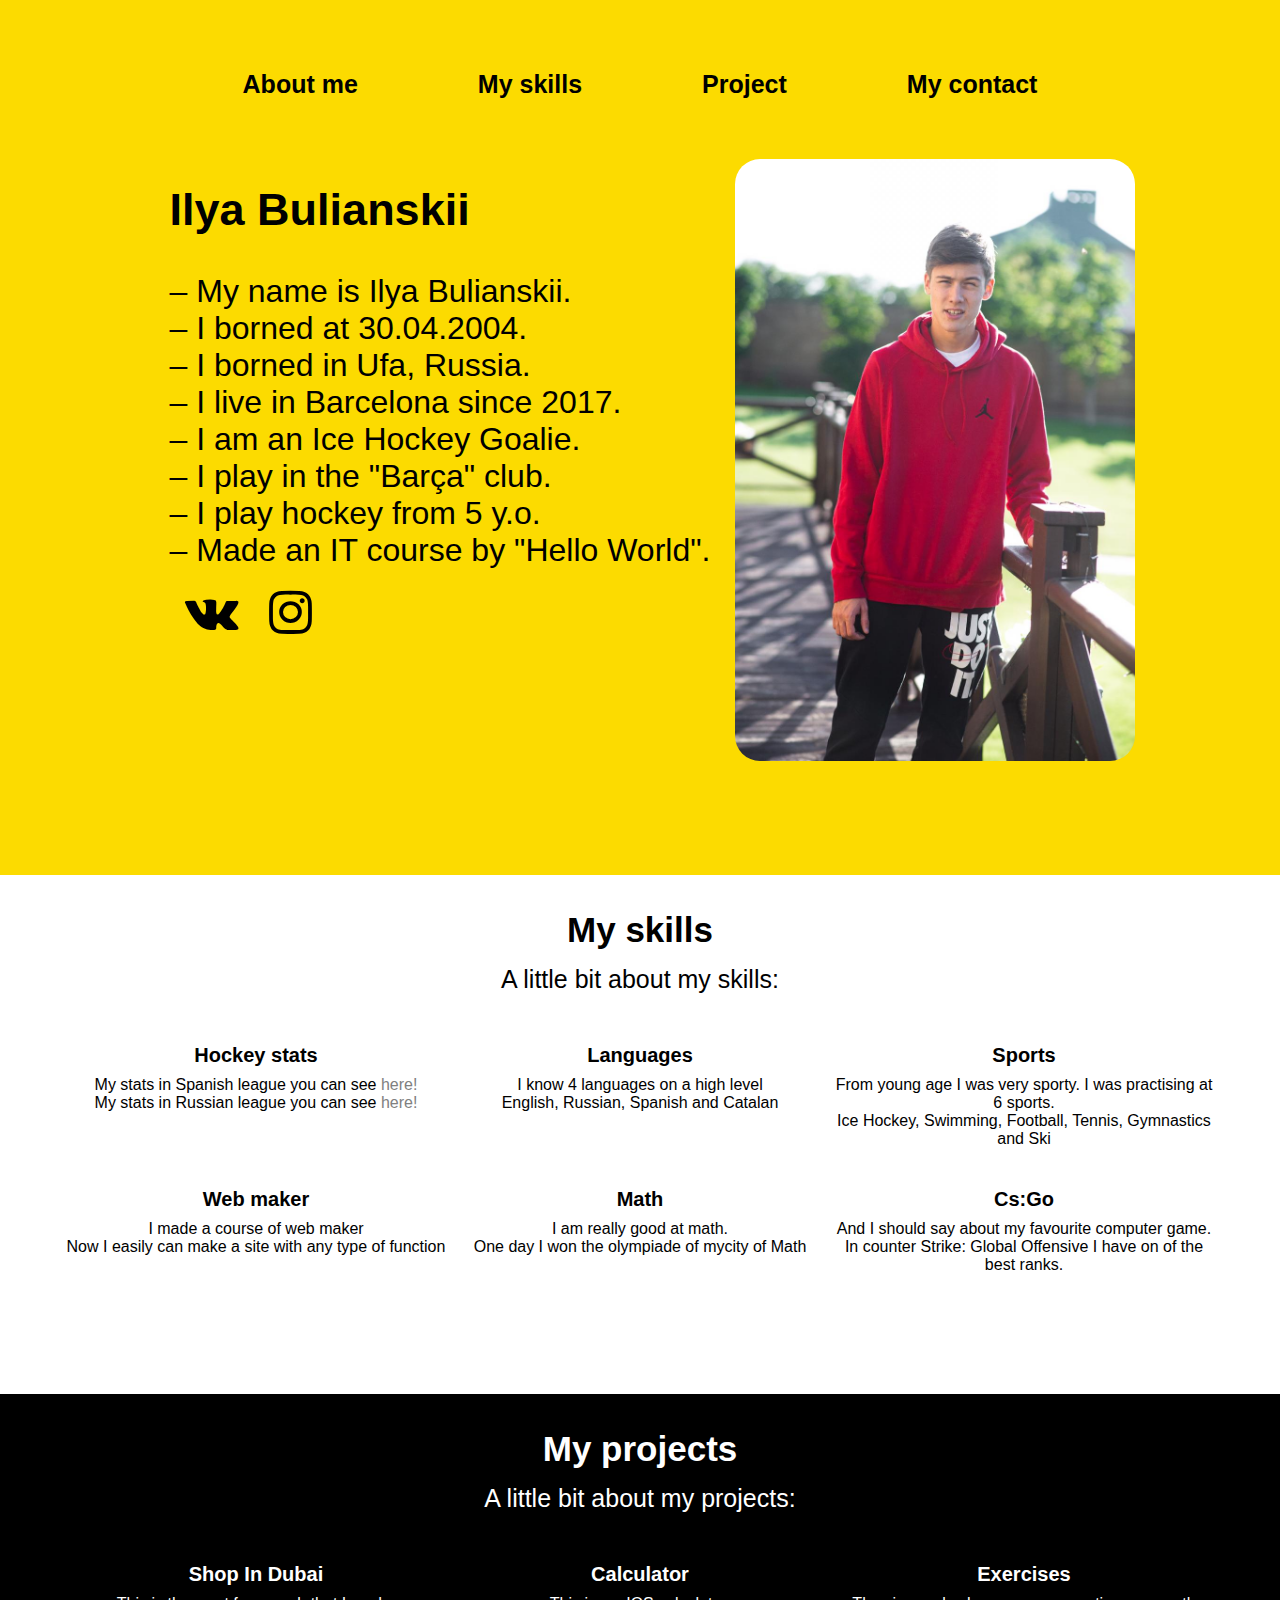
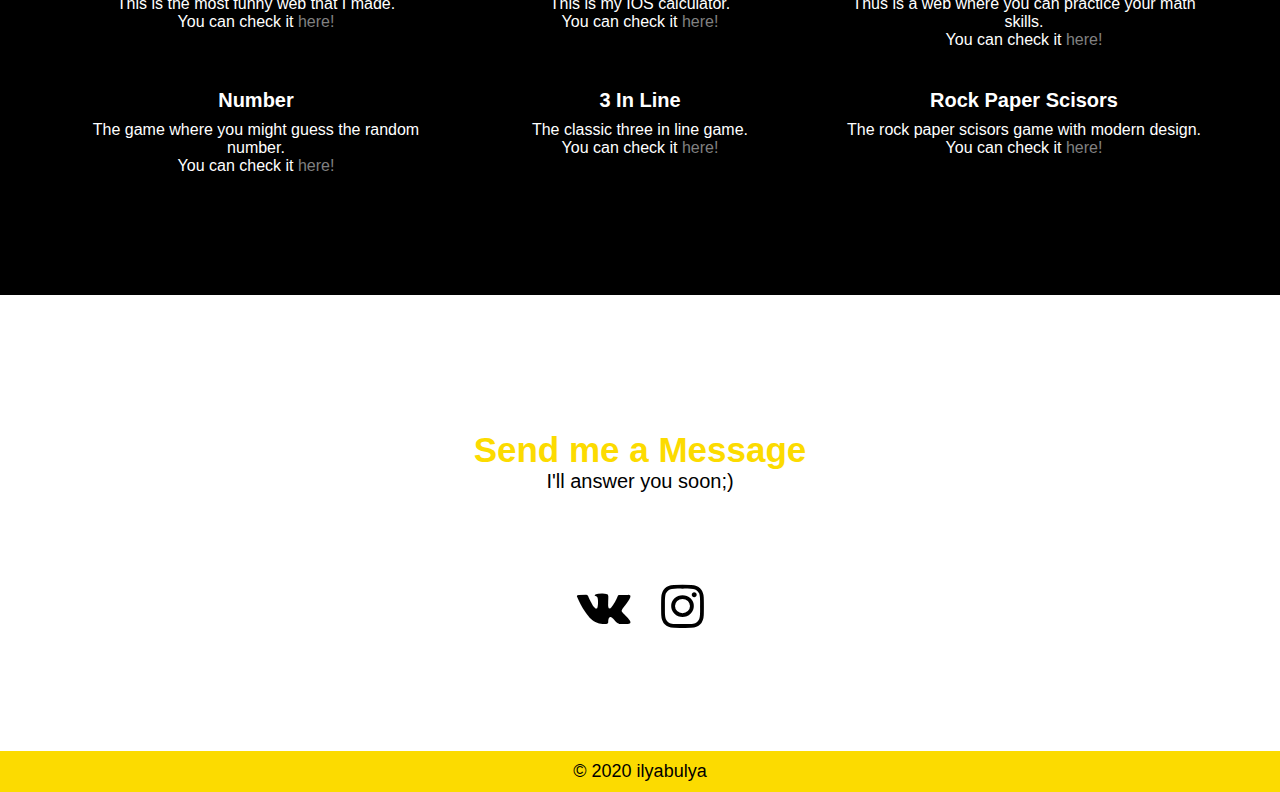
<file: index.html>
<!DOCTYPE html>
<html lang="en">
<head>
    <meta charset="UTF-8">
    <meta name="viewport" content="width=device-width, initial-scale=1.0">
    <link rel="stylesheet" href="https://maxcdn.bootstrapcdn.com/font-awesome/4.7.0/css/font-awesome.min.css">
    <link rel="stylesheet" href="css/style.css">
    <link rel="stylesheet" href="css/media.css">
    <link rel="shortcut icon" href="img/favicon.ico" type="image/x-icon">
    <title>Ilya Bulianskii</title>
</head>
<body>
    <div class="header" id="header">
        <div class="container">
            <nav>
                <ul class="menu">
                    <li class="menu__item">
                        <a href="#offer">About me</a>
                    </li>
                    <li class="menu__item">
                        <a href="#skill">My skills</a>
                    </li>
                    <li class="menu__item">
                        <a href="#project">Project</a>
                    </li>
                    <li class="menu__item">
                        <a href="#touch">My contact</a>
                    </li>
                </ul>
            </nav>
        </div>
        <div id="offer" class="offer">
            <div class="offer_info">
                <h1 class="offer__title">Ilya Bulianskii</h1>
                <div class="offer__text"><br>
                – My name is Ilya Bulianskii.<br> 
                – I borned at 30.04.2004.<br>
                – I borned in Ufa, Russia.<br>
                – I live in Barcelona since 2017.<br>
                – I am an Ice Hockey Goalie.<br>
                – I play in the "Barça" club.<br>
                – I play hockey from 5 y.o.<br>
                – Made an IT course by "Hello World". 
                </div>
                <div class="icons">
                    <ul class="icons_i">
                        <li class="iconsitem">
                            <a href="https://vk.com/ilya30denisov" target="_blank">
                                <i class="fa fa-vk"></i>
                            </a>
                        </li>
                        <li class="iconsitem">
                            <a href="https://www.instagram.com/ilyabulya30/" target="_blank">
                                <i class="fa fa-instagram"></i>
                            </a>
                        </li>
                    </ul>
                </div>
            </div>
            
            
            <div class="photo">
                <img class="avatar" src="img/me.jpeg" alt="My photo">
            </div>
        </div>
    </div>
    <div id="skill" class="skill">
        <div class="container">
            <div class="skill_title">
                    <h2 class="title__main">My skills</h2>
                    <p class="title__sub">A little bit about my skills:</p>
            </div>
            <div class="container_skill">
                <div class="skill_block">
                    <h3 class="skill__title">Hockey stats</h3>
                    <p class="skill__text">My stats in Spanish league you can see <a href="http://www.hockey.fedhielo.com/league/589" target="_blank">here!</a></p>
                    <p class="skill__text">My stats in Russian league you can see <a href="https://r-hockey.ru/player.asp?TXT=63447" target="_blank">here!</a></p>
                </div>
                <div class="skill_block">
                    <h3 class="skill__title">Languages</h3>
                    <p class="skill__text">I know 4 languages on a high level</p>
                    <p class="skill__text">English, Russian, Spanish and Catalan</p>
                </div>
                <div class="skill_block">
                    <h3 class="skill__title">Sports</h3>
                    <p class="skill__text">From young age I was very sporty. I was practising at 6 sports.</p>
                    <p class="skill__text">Ice Hockey, Swimming, Football, Tennis, Gymnastics and Ski</p>
                </div>
                <div class="skill_block">
                    <h3 class="skill__title">Web maker</h3>
                    <p class="skill__text">I made a course of web maker</p>
                    <p class="skill__text">Now I easily can make a site with any type of function</p>
                </div>
                <div class="skill_block">
                    <h3 class="skill__title">Math</h3>
                    <p class="skill__text">I am really good at math.</p>
                    <p class="skill__text">One day I won the olympiade of mycity of Math</p>
                </div>
                <div class="skill_block">
                    <h3 class="skill__title">Cs:Go</h3>
                    <p class="skill__text">And I should say about my favourite computer game.</p>
                    <p class="skill__text">In counter Strike: Global Offensive I have on of the best ranks.</p>
                </div>
            </div>
        </div>
    </div>
    <div id="project" class="project">
        <div class="container">
            <div class="project_title">
                <h2 class="project__main">My projects</h2>
                <p class="title__subs">A little bit about my projects:</p>
            </div>
            <div class="container_skill">
                <div class="project_block">
                    <h3 class="project__title">Shop In Dubai</h3>
                    <p class="project__text">This is the most funny web that I made.</p>
                    <p class="project__text">You can check it <a href="Dubai/index.html" target="_blank">here!</a></p>
                </div>
                <div class="project_block">
                    <h3 class="project__title">Calculator</h3>
                    <p class="project__text">This is my IOS calculator.</p>
                    <p class="project__text">You can check it <a href="Calculator/index.html" target="_blank">here!</a></p>
                </div>
                <div class="project_block">
                    <h3 class="project__title">Exercises</h3>
                    <p class="project__text">Thus is a web where you can practice your math skills.</p>
                    <p class="project__text">You can check it <a href="exercises/index.html" target="_blank">here!</a></p>
                </div>
                <div class="project_block">
                    <h3 class="project__title">Number</h3>
                    <p class="project__text">The game where you might guess the random number.</p>
                    <p class="project__text">You can check it <a href="Guess_the_number/index.html" target="_blank">here!</a></p>
                </div>
                <div class="project_block">
                    <h3 class="project__title">3 In Line</h3>
                    <p class="project__text">The classic three in line game.</p>
                    <p class="project__text">You can check it <a href="krestiki/index.html" target="_blank">here!</a></p>
                </div>
                <div class="project_block">
                    <h3 class="project__title">Rock Paper Scisors</h3>
                    <p class="project__text">The rock paper scisors game with modern design.</p>
                    <p class="project__text">You can check it <a href="rockpaperscisors/index.html" target="_blank">here!</a></p>
                </div>
            </div>
        </div>
    </div>
    <div id="touch" class="touch">
        <div class="container">
            <div class="title">
                <h2 class="title__main yellow">Send me a Message</h2>
                <p class="title_text">I'll answer you soon;)</p>
            </div>
            <!-- <div>
                <form action="#" class="form">
                    <input type="email" placeholder="Message" class="form_input">
                    <button type="submit" class="form_button">Send</button>
                </form>
            </div> -->
            <div class="icons2">
                <ul class="icons_i">
                    <li class="iconsitem">
                        <a href="https://vk.com/ilya30denisov" target="_blank">
                            <i class="fa fa-vk"></i>
                        </a>
                    </li>
                    <li class="iconsitem">
                        <a href="https://www.instagram.com/ilyabulya30/" target="_blank">
                            <i class="fa fa-instagram"></i>
                        </a>
                    </li>
                </ul>
            </div>
        </div>
    </div>
    <footer id="footer" class="footer">
        <div class="container">
            <p>&copy; 2020 ilyabulya<p>
        </div>
    </footer>
</body>
</html>
</file>
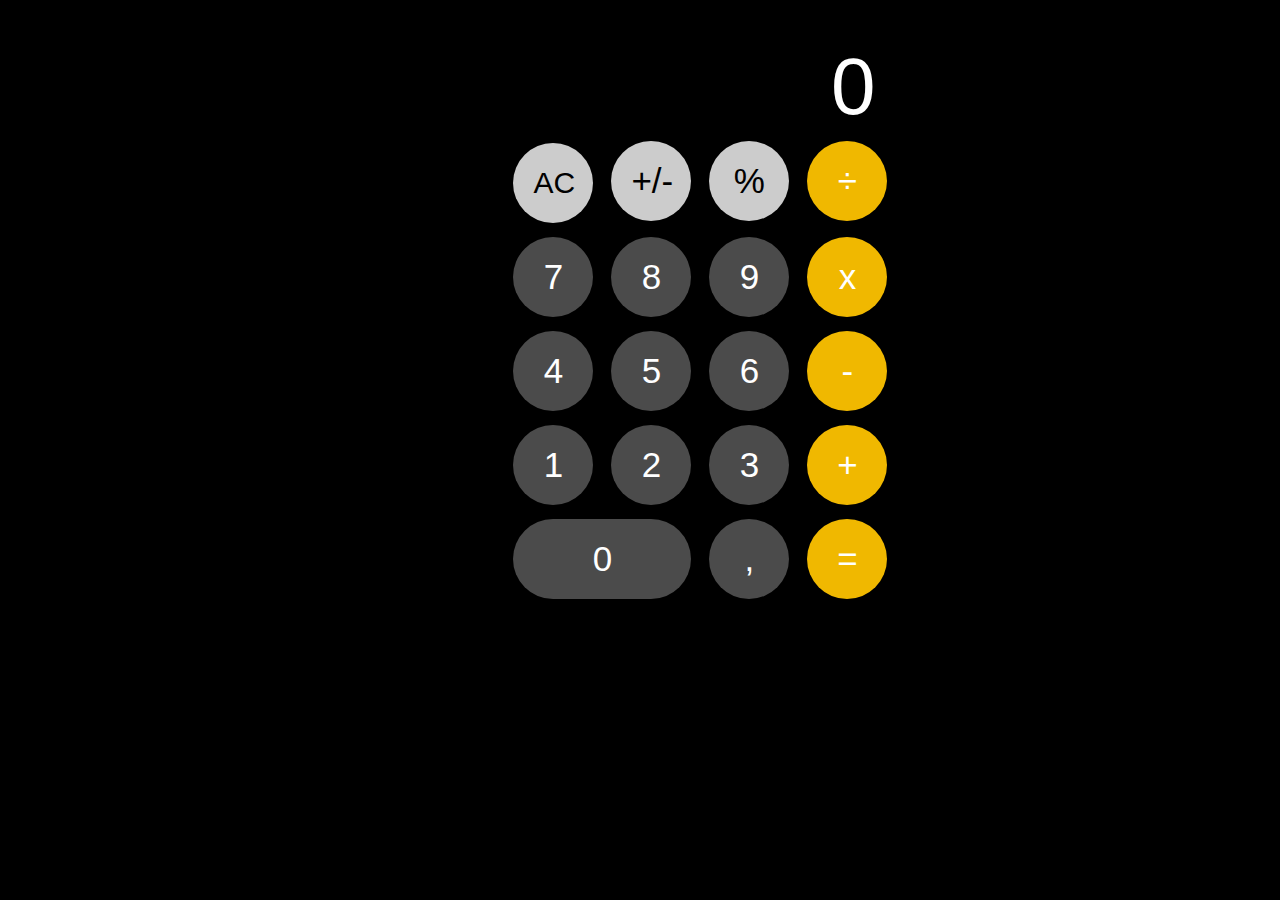
<file: Calculator/index.html>
<!DOCTYPE html>
<html lang="en">
<head>
    <meta charset="UTF-8">
    <meta name="viewport" content="width=device-width, initial-scale=1.0">
    <link rel="stylesheet" href="style.css">
    <link rel="shortcut icon" href="../img/calculator.ico" type="image/x-icon">
    <title>Calculator</title>
</head>
<body>
    <div class="calc">
        <input type="text" id="expression" value="0" disabled>
        <div class="buttoms">  
            <div class="line">
                <button class="gray ac">AC</button>
                <button class="gray">+/-</button>
                <button class="gray">%</button>
                <button class="yellow">÷</button>
            </div>
            <div class="line">
                <button class="black">7</button>
                <button class="black">8</button>
                <button class="black">9</button>
                <button class="yellow">x</button>
            </div>
            <div class="line">
                <button class="black">4</button>
                <button class="black">5</button>
                <button class="black">6</button>
                <button class="yellow">-</button>
            </div>
            <div class="line">
                <button class="black">1</button>
                <button class="black">2</button>
                <button class="black">3</button>
                <button class="yellow">+</button>
            </div>
            <div class="line">
                <button class="zero black">0</button>
                <button class="black">,</button>
                <button class="calculation">=</button>
            </div>
        </div>
    </div>
    



    <script src="script.js"></script>
</body>
</html>
</file>
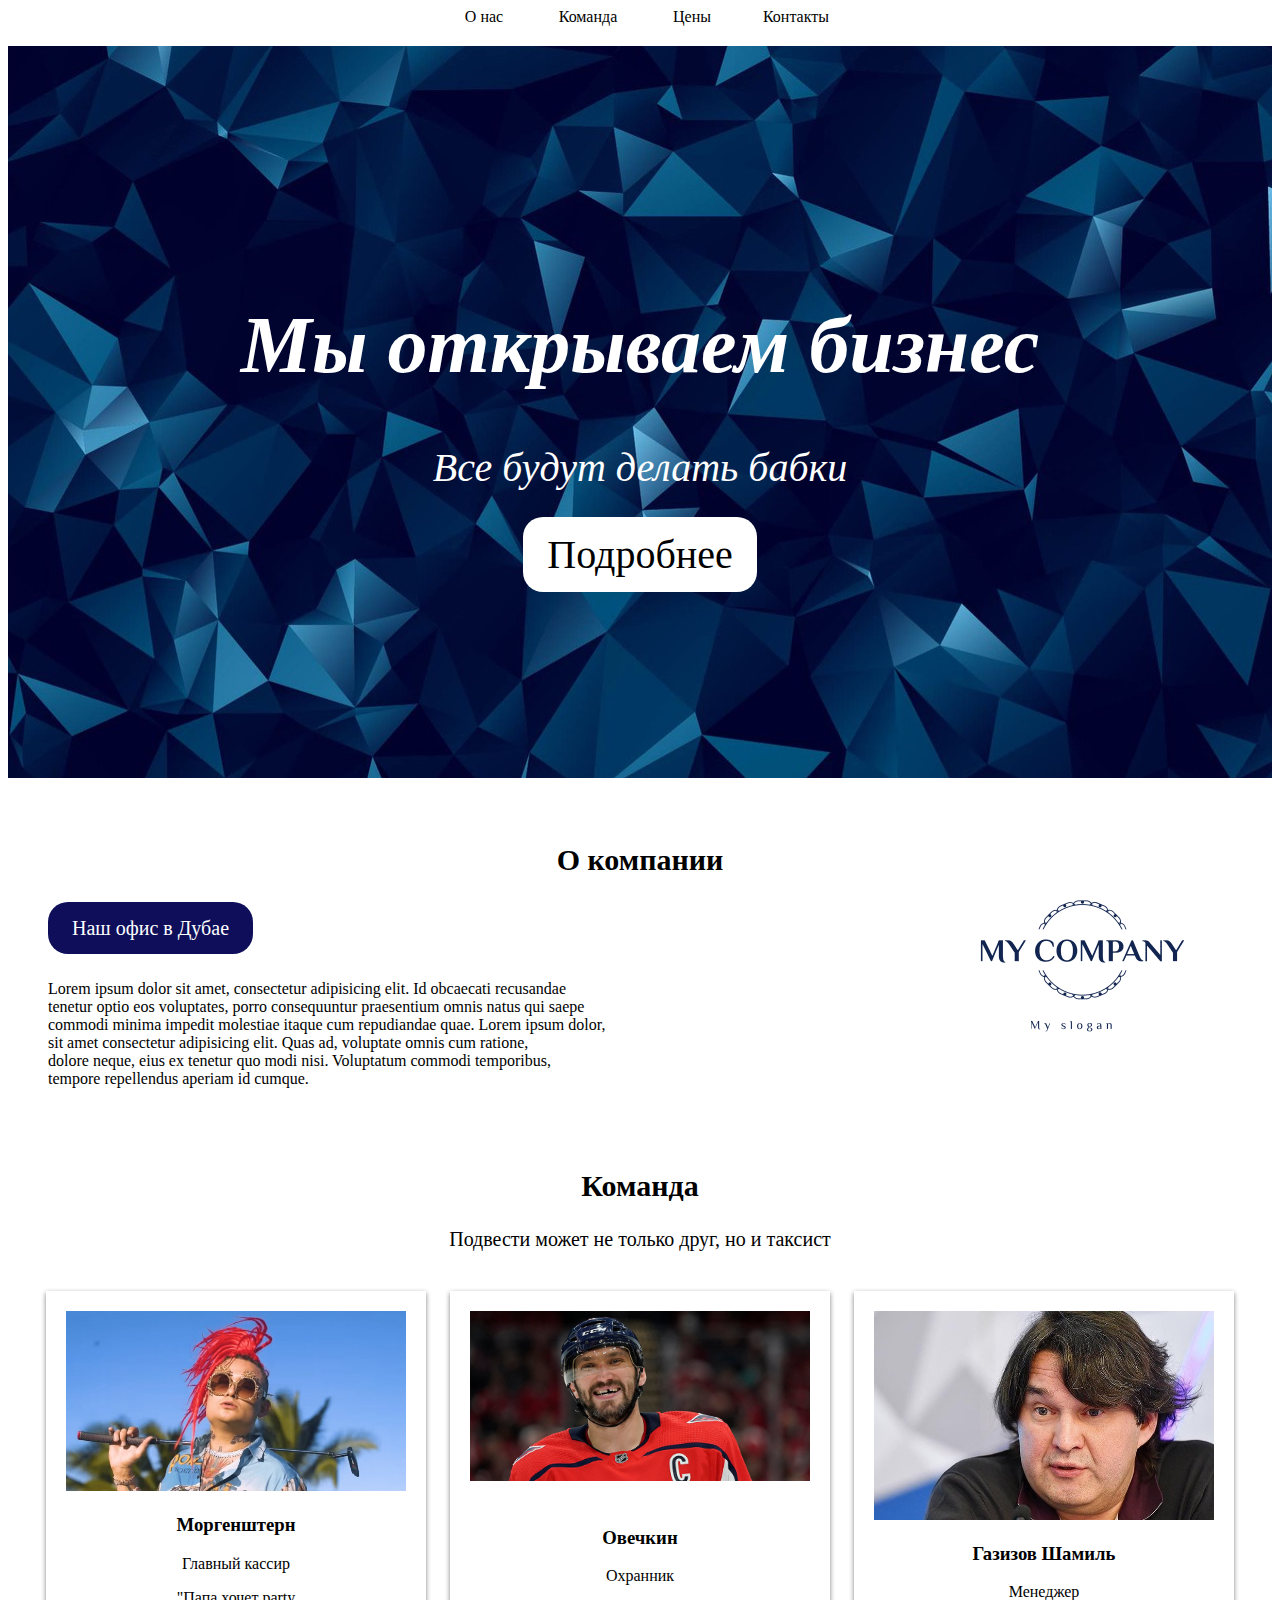
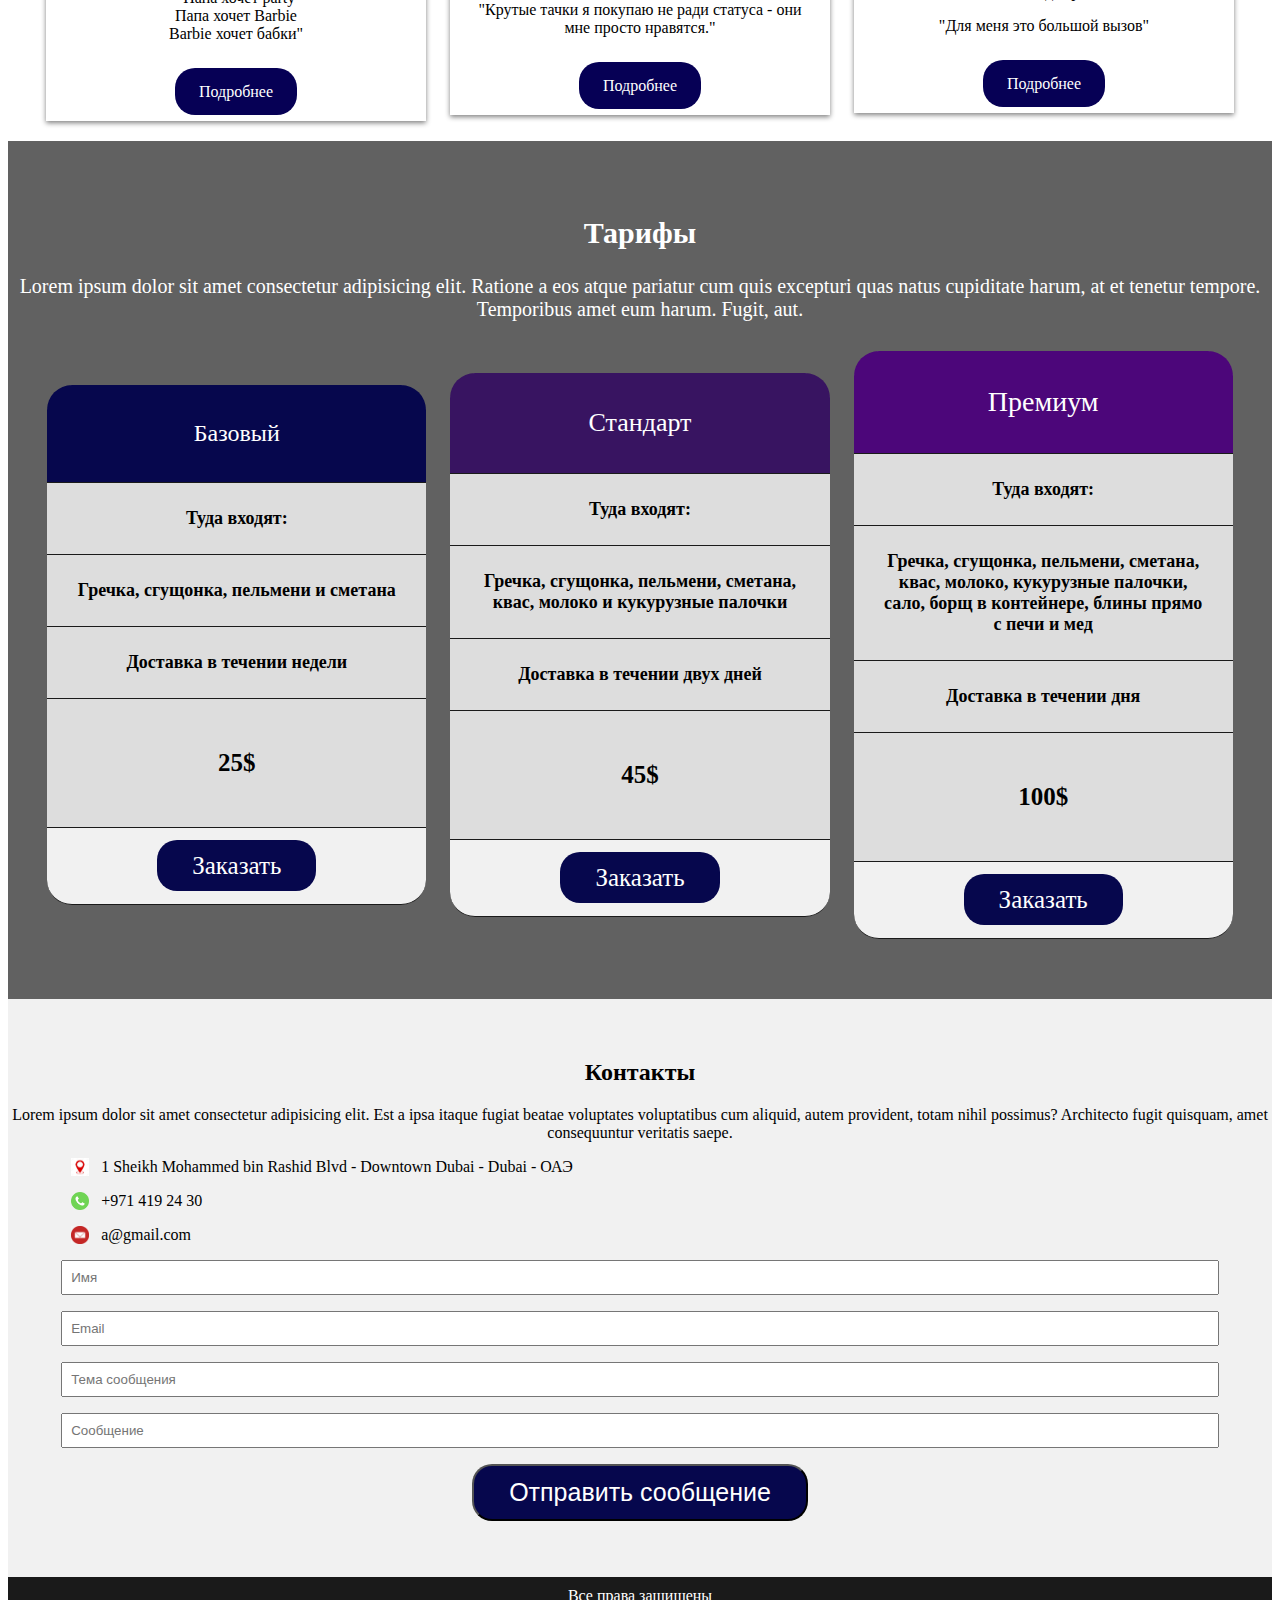
<file: Dubai/index.html>
<!DOCTYPE html>
<html lang="ru">
<head>
    <meta charset="UTF-8">
    <meta name="viewport" content="width=device-width, initial-scale=1.0">
    <link rel="stylesheet" href="style.css">
    <link rel="stylesheet" href="media.css">
    <link rel="shortcut icon" href="../img/dubai.ico" type="image/x-icon">
    <title>Landing</title>
</head>
<body>
    <div class="menu">
        <a href="#about_company">О нас</a>
        <a href="#team">Команда</a>
        <a href="#prices">Цены</a>
        <a href="#contact">Контакты</a>
    </div>
    <div class="header">
        <h1>
            Мы открываем бизнес
        </h1>
        <p>Все будут делать бабки</p>
        <a href="#">Подробнее</a>
    </div>
    <div id="about_company">
        <h2>О компании</h2>
        <img src="img/img1.png" alt="Logo">
        <div class="button2">
            <a href="https://cutt.ly/zd4LCgQ">Наш офис в Дубае</a>
        </div>
        <p>Lorem ipsum dolor sit amet, consectetur adipisicing elit. Id obcaecati recusandae<br>
             tenetur optio eos voluptates, porro consequuntur praesentium omnis natus qui saepe<br>
              commodi minima impedit molestiae itaque cum repudiandae quae. Lorem ipsum dolor, <br>
              sit amet consectetur adipisicing elit. Quas ad, voluptate omnis cum ratione, <br>
              dolore neque, eius ex tenetur quo modi nisi. Voluptatum commodi temporibus, <br>
              tempore repellendus aperiam id cumque.</p>
    </div>
    <div id="team">
        <h2>Команда</h2>
        <p class="quote">Подвести может не только друг, но и таксист</p>
        <div class="member">
            <img src="img/img2.png">
            <h3>Моргенштерн</h3>
            <p class="position">Главный кассир</p>
            <p class="description">"Папа хочет party <br> Папа хочет Barbie <br> Barbie хочет бабки"</p>
            <a href="#">Подробнее</a>
        </div>
        <div class="member">
            <img class="ovi" src="img/img3.jpg">
            <h3 class="ovi_txt">Овечкин</h3>
            <p class="position">Охранник</p>
            <p class="description">"Крутые тачки я покупаю не ради статуса - они мне просто нравятся."</p>
            <a href="#">Подробнее</a>
        </div>
        <div class="member">
            <img src="img/img4.jpg">
            <h3>Газизов Шамиль</h3>
            <p class="position">Менеджер</p>
            <p class="description">"Для меня это большой вызов"</p>
            <a href="#">Подробнее</a>
        </div>
    </div>
    <div id="prices">
        <h2>Тарифы</h2>
        <p class="prices__desription">Lorem ipsum dolor sit amet consectetur adipisicing elit. Ratione a eos atque pariatur cum quis excepturi quas natus cupiditate harum, at et tenetur tempore. Temporibus amet eum harum. Fugit, aut.</p>
        <ul class="tarif">
            <li class="tarif_name1">Базовый</li>
            <li class="important"><span>
                Туда входят:
            </span></li>
            <li class="important"><span>
                Гречка, сгущонка, пельмени и сметана
            </span></li>
            <li class="important">Доставка в течении недели</li>
            <li><p class="price">
                25$
            </p></li>
            <li><a class="button" href="#">Заказать</a></li>
        </ul>
        <ul class="tarif">
            <li class="tarif_name2">Стандарт</li>
            <li class="important"><span>
                Туда входят:
            </span></li>
            <li class="important"><span>
                Гречка, сгущонка, пельмени, сметана, квас, молоко и кукурузные палочки
            </span></li>
            <li class="important">Доставка в течении двух дней</li>
            <li><p class="price">
                45$
            </p></li>
            <li><a class="button" href="#">Заказать</a></li>
        </ul>
        <ul class="tarif">
            <li class="tarif_name3">Премиум</li>
            <li class="important"><span>
                Туда входят:
            </span></li>
            <li class="important"><span>
                Гречка, сгущонка, пельмени, сметана, квас, молоко, кукурузные палочки, сало, борщ в контейнере, блины прямо с печи и мед 
            </span></li>
            <li class="important">Доставка в течении дня</li>
            <li><p class="price">
                100$
            </p></li>
            <li><a class="button" href="#">Заказать</a></li>
        </ul>
    </div>
    <div id="contact">
        <h2>Контакты</h2>
        <p>Lorem ipsum dolor sit amet consectetur adipisicing elit. Est a ipsa itaque fugiat beatae voluptates voluptatibus cum aliquid, autem provident, totam nihil possimus? Architecto fugit quisquam, amet consequuntur veritatis saepe.</p>
        <p class="contact_info contact_adress">1 Sheikh Mohammed bin Rashid Blvd - Downtown Dubai - Dubai - ОАЭ</p>
        <p class="contact_info contact_phone">+971 419 24 30</p>
        <p class="contact_info contact_mail">a@gmail.com</p>
        <form>
            <p><input type="text" placeholder="Имя" name="Name"></p>
            <p><input type="email" placeholder="Email" name="Email"></p>
            <p><input type="text" placeholder="Тема сообщения" name="subject"></p>
            <p><input type="text" placeholder="Сообщение" name="Message"></p>
            <p><button>Отправить сообщение</button></p>
        </form>
    </div>
    <footer>Все права защищены</footer>
</body>
</html>
</file>
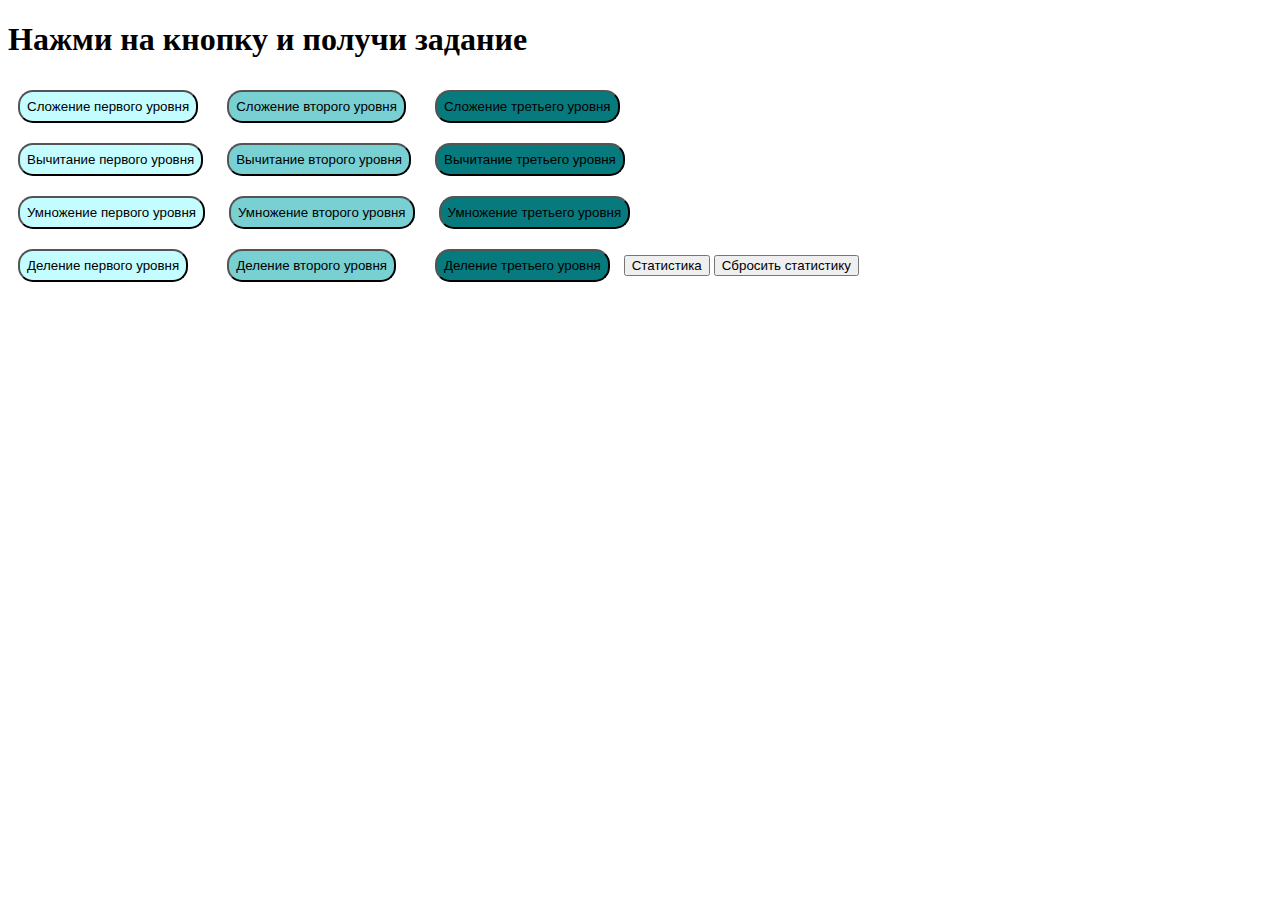
<file: exercises/index.html>
<!DOCTYPE html>
<html lang="en">
<head>
    <meta charset="UTF-8">
    <meta name="viewport" content="width=device-width, initial-scale=1.0">
    <link rel="stylesheet" href="style.css">
    <link rel="shortcut icon" href="../img/math.ico" type="image/x-icon">
    <title>Математические упражнения</title>
</head>
<body>
    <h1>Нажми на кнопку и получи задание</h1>
    <button class="add1">Сложение первого уровня</button>
    <button class="add2">Сложение второго уровня</button>
    <button class="add3">Сложение третьего уровня</button><br>
    <button class="substract1">Вычитание первого уровня</button>
    <button class="substract2">Вычитание второго уровня</button>
    <button class="substract3">Вычитание третьего уровня</button><br>
    <button class="multiply1">Умножение первого уровня</button>
    <button class="multiply2">Умножение второго уровня</button>
    <button class="multiply3">Умножение третьего уровня</button><br>
    <button class="devide1"> Деление первого уровня </button>
    <button class="devide2"> Деление второго уровня </button>
    <button class="devide3">Деление третьего уровня</button>
    <button class="check">Статистика</button>
    <button class="reset">Сбросить статистику</button>
    <script src="script.js"></script>
</body>
</html>
</file>
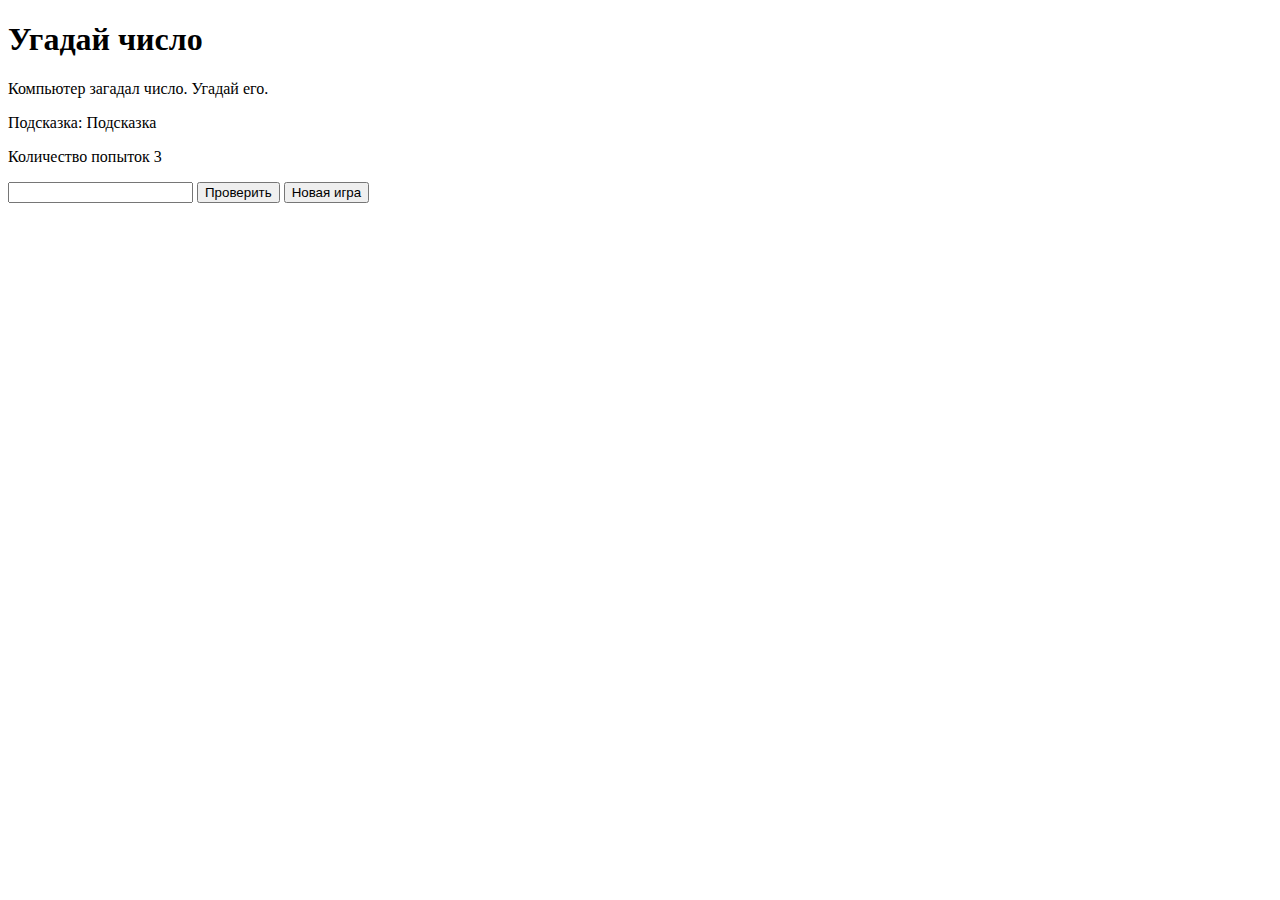
<file: Guess_the_number/index.html>
<!DOCTYPE html>
<html lang="en">
<head>
    <meta charset="UTF-8">
    <meta name="viewport" content="width=device-width, initial-scale=1.0">
    <link href="style.css">
    <link rel="shortcut icon" href="../img/number.ico" type="image/x-icon">
    <title>Document</title>
</head>
<body>
    <h1>Угадай число</h1>
    <p>Компьютер загадал число. Угадай его.</p>
    <p>Подсказка:<span class="hint"> Подсказка </span></p>
    <p>Количество попыток <span class="attempts"> 3</span></p>
    <input class="number">
    <button class="check">Проверить</button>
    <button class="start"> Новая игра</button>
    <script src="script.js"></script>
</body>
</html>
</file>
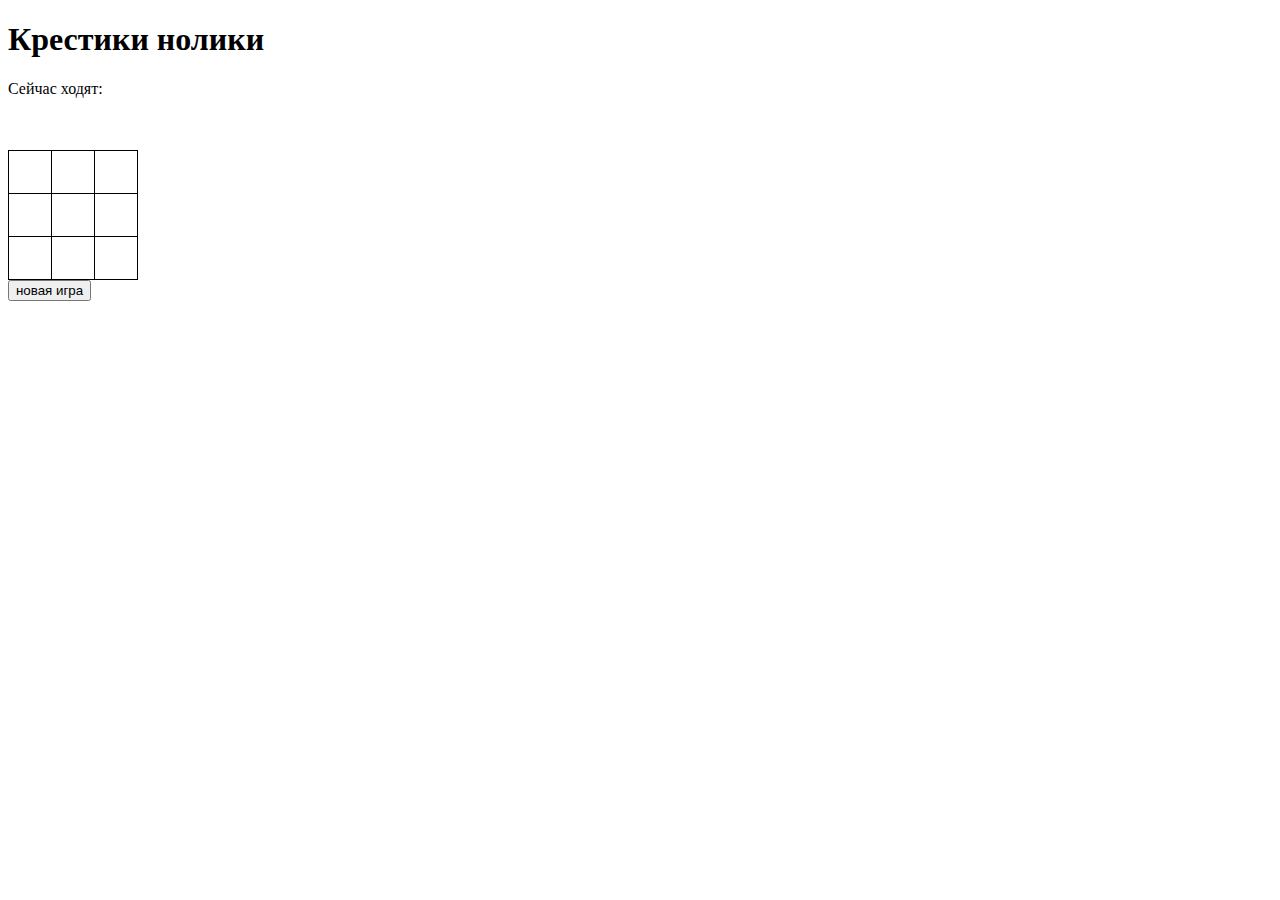
<file: krestiki/index.html>
<!DOCTYPE html>
<html lang="en">
<head>
    <meta charset="UTF-8">
    <meta name="viewport" content="width=device-width, initial-scale=1.0">
    <link rel="stylesheet" href="style.css">
    <link rel="shortcut icon" href="../img/krestiki.ico" type="image/x-icon">
    <title>Document</title>
</head>
<body>
    <h1>Крестики нолики</h1>
    <p>Сейчас ходят: <span></span></p>
    <br>
    <br>
    <table>
        <tbody>
            <tr>
                <td></td>
                <td></td>
                <td></td>
            </tr>
            <tr>
                <td></td>
                <td></td>
                <td></td>
            </tr>
            <tr>
                <td></td>
                <td></td>
                <td></td>
            </tr>
        </tbody>
    </table>
    <button class="start">новая игра</button>
    <script src="script.js"></script>
</body>
</html>
</file>
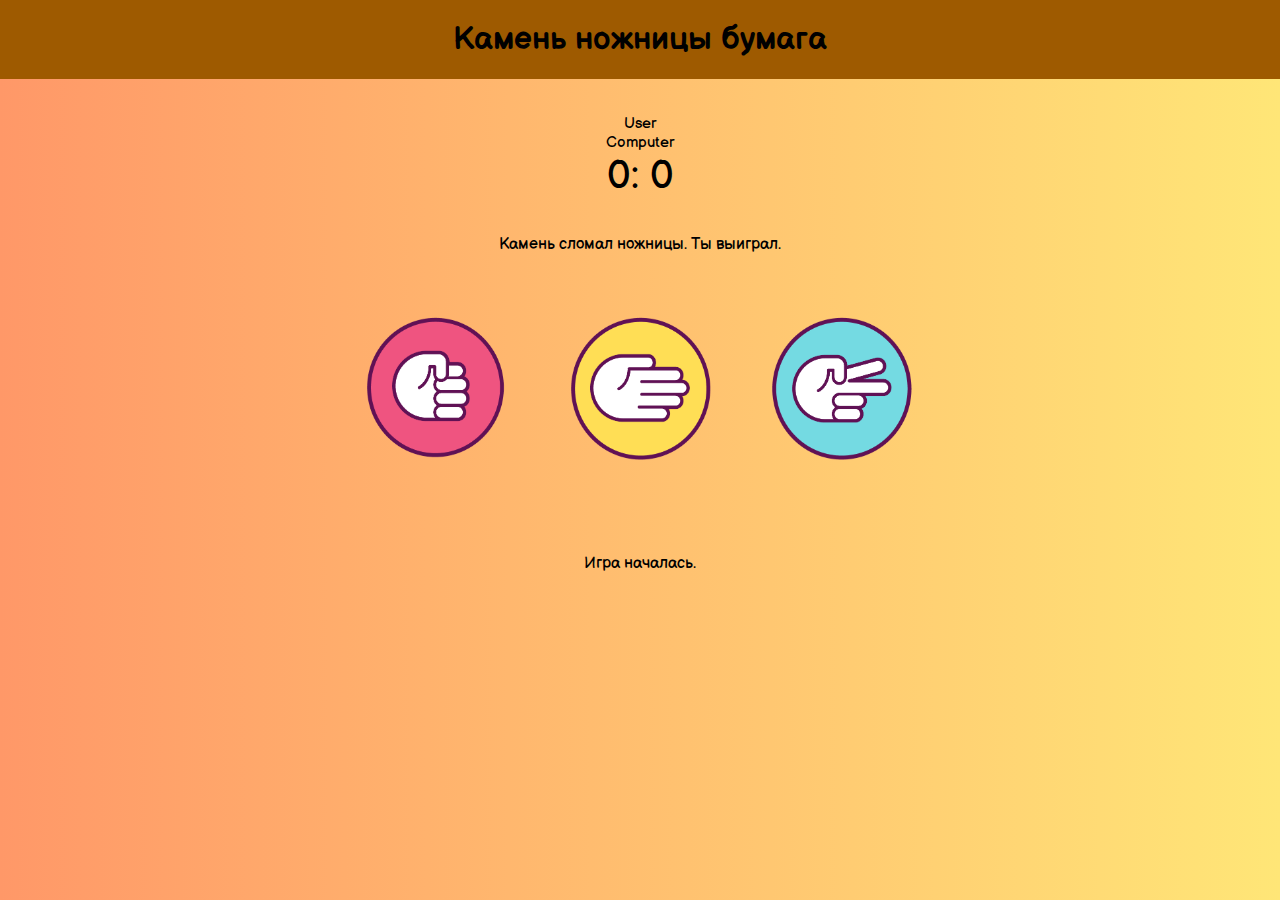
<file: rockpaperscisors/index.html>
<!DOCTYPE html>
<html lang="en">
<head>
    <meta charset="UTF-8">
    <meta name="viewport" content="width=device-width, initial-scale=1.0">
    <link rel="stylesheet" href="style.css">
    <link rel="shortcut icon" href="../img/rock.png" type="image/x-icon">
    <title>Document</title>
</head>
<body>
    <header>
        <h1>Камень ножницы бумага</h1>
    </header>
    <div class="score">
        <div id="user_label" class="badge">User</div>
        <div id="computer_label" class="badge">Computer</div>
        <span id="user_score">0</span>:
        <span id="computer_score">0</span>
    </div>
    <div class="result">
        <p>Камень сломал ножницы. Ты выиграл.</p>
    </div>
    <div class="choises">
        <div class="choise" id="r">
            <img src="img/rock.png" alt="r" class="choise_element">
        </div>
        <div class="choise" id="p">
            <img src="img/paper.png" alt="p" class="choise_element">
        </div>
        <div class="choise" id="s">
            <img src="img/scissors.png" alt="s" class="choise_element">
        </div>
    </div>
    <p id="action_message">Игра началась.</p>
    <script src="script.js"></script>
</body>
</html>
</file>
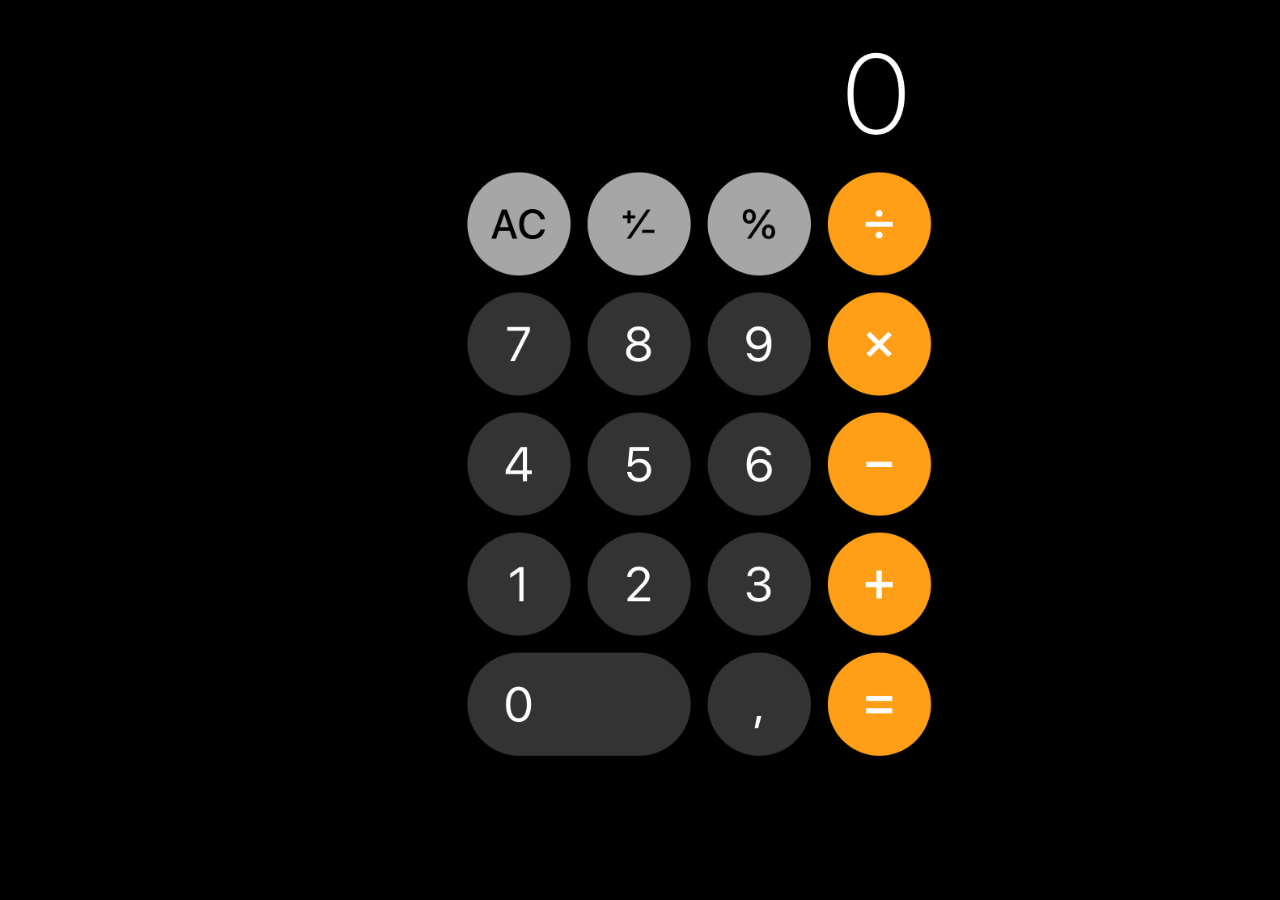
<file: Calculator/example/calc.html>
<!DOCTYPE html>
<html lang="en">
<head>
    <meta charset="UTF-8">
    <meta name="viewport" content="width=device-width, initial-scale=1.0">
    <link rel="stylesheet" href="ex.css">
    <title>Document</title>
</head>
<body>
    <img src="image0 (1.png">
</body>
</html>
</file>
<file: css/style.css>
*{
    margin: 0;
    padding: 0;
}
body{
    font-family: 'PT Sans', sans-serif;
}
ul, li{
    display: block;
    margin: 0;
    padding: 0;
}
h1, h2, h3{
    font-weight: 700;
    color: black;
}
h3{
    font-weight: 400;
}
h2{
    text-align: center;
}
.title{
    padding: 100px 0 70px 0;
    text-align: center;
}
.title__main{
    font-size: 30px;
}
.title_text{
    font-size: 20px;
    width: 100%;
    margin: 0 auto;
}
.yellow{
    color: #fcdb00;
}


/*first section*/ 
.header{
    background-color: #fcdb00;
    color: black;
    padding: 60px 0 50px 0;
}
.menu{
    margin: 10px 0 0 0;
    display: flex;
    justify-content: center;
}
.menu__item{
    margin: 0 60px;
}
.menu__item a{
    font-size: 25px;
    font-weight: 700;
    color: black;
    text-decoration: none;
}
.menu__item a:hover{
    color: rgb(100, 100, 100);
}
.offer{
    margin: 60px 100px;
    display: flex;
    justify-content: center;
}
.offer__title{
    font-size: 45px;
    color: black;
    font-weight: 700;
}
.offer__text{
    font-size: 32px;
    color: black;
    font-weight: 400;
}
.offer_info{ 
    margin: 25px;
}
.avatar{
    width: 400px;
    margin: 0px;
    border-radius: 25px;
}
.icons{
    width: 100%;
}
.iconsitem{
    font-size: 50px;
    margin: 15px;
}
.iconsitem a{
    color: black;

}
.iconsitem a:hover{
    color: rgb(100, 100, 100);
}
.icons_i{
    display: flex;
}



/*second section*/
.skill{
    background-color: rgb(255, 255, 255);
    display: flex;
    height: 50%;
}
.skill_title{
    font-size: 25px;
    justify-content: center;
}
.container_skill{
    display: flex;
    flex-wrap: wrap;
    justify-content: center;
    margin-bottom: 100px;
}
.title__main{
    font-size: 35px;
    margin: 35px 0 0 0;
}
.title__sub{
    text-align: center;
    margin: 15px 0 30px 0;
}
.skill_block{
    width: 30%;
    text-align: center;
    margin: 20px 0;
}
.skill__title{
    font-size: 20px;
    margin-bottom: 9px;
    font-weight: bold;
}
.skill__text{
    color: black; 
}
.skill__text a{
    color: gray;
    text-decoration: none;
}
.skill__text a:hover{
    font-weight: bold;
}


/*third section*/
.project{
    background-color: rgb(0, 0, 0);
    display: flex;
    color: white;
    height: 50%;
}
.project_title{
    font-size: 25px;
    justify-content: center;
}
.project__main{
    font-size: 35px;
    margin: 35px 0 0 0;
    color: white;
}
.title__subs{
    text-align: center;
    margin: 15px 0 30px 0;
}
.project_block{
    width: 30%;
    text-align: center;
    margin: 20px 0;
}
.project__title{
    font-size: 20px;
    margin-bottom: 9px;
    font-weight: bold;
    color: white;
}
.project__text{
    color: rgb(255, 255, 255); 
}
.project__text a{
    color: gray;
    text-decoration: none;
}
.project__text a:hover{
    font-weight: bold;
}


/*forth section*/
.touch{
    text-align: center;
}
.form_input{
    padding: 8px 40px;
    font-size: 18px;
    border-radius: 8px;
    border: none;
}
.form_button{
    padding: 8px 20px;
    background-color: #fcdb00;
    color: black;
    font-size: 18px;
    border-radius: 8px;
    border: none;
}
.icons2{
    display: flex;
    justify-content: center;
    margin-bottom: 100px;
}


/*fifth section*/
.footer{
    text-align: center;
    background-color:  #fcdb00;
    font-size: 18px;
    color: black;
    padding: 10px;
}
</file>
<file: css/media.css>
@media(max-width:1050px){
    .offer{
        flex-direction: column;
    }   
}
@media(max-width:935px){
    .menu__item{
        margin: 0 20px;
    }
}
@media(max-width:615px){
    .menu{
        flex-direction: column;
        text-align: center;
    }
    .avatar{
        width: 300px;
    }
    .skill_block{
        width: 50%;
        text-align: center;
        margin: 20px 0;
    }
    .project_block{
        width: 50%;
        text-align: center;
        margin: 20px 0;
    }
}
@media(max-width:375px){
    .avatar{
        width: 200px;
    }
    .offer{
        margin: 0;
        text-align: center;
    }
    .offer__title{
        font-size: 30px;
    }
    .offer__text{
        font-size: 19px;
    }
    .icons_i{
        justify-content: center;
    }
    .iconsitem {
        font-size: 40px;
        margin: 10px;
    }
    .skill_block{
        width: 100%;
        text-align: center;
        margin: 20px 0;
    }
    .project_block{
        width: 100%;
        text-align: center;
        margin: 20px 0;
    }
}
</file>
<file: Calculator/style.css>
body{
    background-color: black;
    font-style: unset;
    text-align: center;
}
.calc{
    width: 500px;
    position: relative;
    left: 35%;
    margin-top: 40px;
}
button{
    border-radius: 100%;
    padding: 10px 20px;
    border: none;
    width: 80px;
    height: 80px;
    margin: 7px;
    font-size: 35px;
    text-align: center;
    outline: none;
}
button:hover{
    opacity: 80%;
}
.yellow{
    background-color: rgb(240, 184, 0);
    color: white;
}
.calculation{
    background-color: rgb(240, 184, 0);
    color: white;
}
.gray{
    background-color: rgb(204, 204, 204);
    color: black;
}
.black{
    background-color: rgb(75, 75, 75);
    color: white;
}
.zero{
    width: 178px;
    border-radius: 50px;
}
input{
    text-align: right;
    background-color: black;
    color: white;
    font-size: 80px;
    border: none;
    width: 350px;
}
.ac{
    font-size: 30px;
    text-align: center;
}
</file>
<file: Dubai/style.css>
.menu{
    text-align: center;
}
.menu a{
    text-decoration: none;
    color: #000000;
    display: inline-block;
    width: 100px;
}
.menu a:hover{
    background-color: #cccccc;
}
.header{
    text-align: center;
    background-color: black;
    color: white;
    padding: 200px 0;
    margin: 20px 0 0 0;
    background-image: url(img/background_img.jpg);
    font-size: 40px;
    font-style: italic;
}
.header a{
    color: #000000;
    padding: 15px 24px;
    background-color: white;
    border-radius: 20px;
    text-decoration: none;
    font-style: normal;
}
.header a:hover{
    background-color:rgb(106, 109, 189);
}
#about_company img{
    float: right;
    margin: 30px;
    top: -70px;
    position: relative;
}
#about_company{
    max-width: 1200px;
    padding: 40px;
    margin: 0 auto;
}
#about_company a{
    padding: 15px 24px;
    color: white;
    background-color: rgb(14, 14, 90);
    text-decoration: none;
    border-radius: 20px;
    font-size: 20px;
    margin: 20px 0;
}
#about_company a:hover{
    background-color: rgb(106, 109, 189);
}
.button2{
    margin: 40px 0;
}
 #about_company h2{ 
    text-align: center;
    font-size: 30px;
 }  
 /*  .member{
     display: inline-block;
     width: 25%;
     min-width: 340px;
 }
 .member img{
     width: 100%;
 } */
#team{
    text-align: center;
}
#team h2{
    font-size: 30px;
}
.quote{
    margin: 20px 0 20px;
    font-size: 20px;
}
  .member {
    display: inline-block;
    width: 20%;
    min-width: 340px;
    vertical-align: top;
    margin: 20px 10px 20px;
    text-align: center;
    padding: 20px;
    box-shadow: 0 2px 5px gray;
  }
  .member img {
    width: 100%;
  }
  .ovi{
      margin: 0 0 23px 0;
  }
  .member a{
    color: #ffffff;
    padding: 15px 24px;
    background-color: rgb(6, 0, 85);
    border-radius: 20px;
    text-decoration: none;
    font-style: normal; 
  }
  .member a:hover{
    background-color: rgb(106, 109, 189);
  }
  .description{
      margin-bottom: 40px;
  }
.tarif li{
    list-style: none;
    border-bottom-width: 1px;
    border-bottom-style:solid ;
    border-bottom-color: #1a1a1a;
    padding: 25px;
}

.tarif{
    display: inline-block;
    width: 30%;
    min-width: 150px;
    margin: 10px;
    vertical-align: middle;
    background-color: #dddddd;
    padding: 0;
    border-radius: 30px;
}
.tarif li:last-child{
    background-color: #f1f1f1;
    padding: 24px 0;
    border-bottom-left-radius: 25px;
    border-bottom-right-radius: 25px;
}
.button{
    background-color:  rgb(6, 7, 77);
    padding: 12px 35px;
    color: white;
    text-decoration: none;
    border-radius: 20px;
    font-size: 25px;
}
.button:hover{
    background-color:  rgb(106, 109, 189);
}
#prices{
    background-color: #616161;
    text-align: center;
    padding: 50px 0;
}
#prices h2{
    font-size: 30px;
    color: white;
}
.prices__desription{
    font-size: 20px;
    color: white;
}
.price{
    color: black;
    font-weight: bold;
    font-size: 25px;
}
.important{
    font-size: 18px;
    font-weight: bold;
    padding: 20px 0;
}
.tarif .tarif_name1{
    color: white;
    background-color: rgb(6, 7, 77);
    font-size: 24px;
    padding: 35px 0;
    border-top-left-radius: 25px;
    border-top-right-radius: 25px;
}
.tarif .tarif_name2{
    color: white;
    background-color: rgb(56, 20, 97);
    font-size: 26px;
    padding: 35px 0;
    border-top-left-radius: 25px;
    border-top-right-radius: 25px;
}
.tarif .tarif_name3{
    color: white;
    background-color: rgb(76, 6, 122);
    font-size: 28px;
    padding: 35px 0;
    border-top-left-radius: 25px;
    border-top-right-radius: 25px;
}
#contact{
    background-color: #f1f1f1;
    text-align: center;
    padding: 40px 0;
}
.contact_adress{
    background-image: url(img/location.jpg);
}
.contact_phone{
    background-image: url(img/phone.png);
}
.contact_mail{
    background-image: url(img/email.jpg);
}
.contact_info{
    text-align: left;
    padding-left: 30px;
    background-position: left center;
    background-repeat: no-repeat;
    background-size: 18px 18px;
    margin-left: 5%;
}
#contact input{
    padding: 8px;
    width: 90%;
}
#contact button{
    background-color:  rgb(6, 7, 77);
    padding: 12px 35px;
    color: white;
    text-decoration: none;
    border-radius: 20px;
    font-size: 25px;
}
#contact button:hover{
    background-color:  rgb(106, 109, 189);
}
footer{
    width: 100%;
    background-color: #1a1a1a;
    color: white;
    text-align: center;
    height: 20px;
    justify-content: center;
    padding: 10px 0;
}
</file>
<file: Dubai/media.css>
@media(max-width: 575px){
.menu{
    position: static;
}
.menu a{
    width: 100%;
    padding: 20px 0;
}
.header{
    height: 450px;
    font-size: 25px;
    padding: 50px 0;
}
.header a{
    font-size: 15px;
}
}
</file>
<file: exercises/style.css>
.add1{
    color: black;
    background-color: rgb(195, 253, 255);
    text-align: center ;
    margin: 10px;
    padding: 7px;
    border-radius: 15px;
}
.substract1{
    color: black;
    background-color: rgb(195, 253, 255);
    text-align: center ;
    margin: 10px;
    padding: 7px;
    border-radius: 15px;
}
.multiply1{
    color: black;
    background-color: rgb(195, 253, 255);
    text-align: center ;
    margin: 10px;
    padding: 7px;
    border-radius: 15px;
}
.devide1{
    color: black;
    background-color: rgb(195, 253, 255);
    text-align: center ;
    margin: 10px;
    padding: 7px;
    border-radius: 15px;
}
.add2{
    color: black;
    background-color: rgb(120, 208, 211);
    text-align: center ;
    margin: 10px 15px 10px 15px;
    padding: 7px;
    border-radius: 15px;
    left: 15px;
}
.substract2{
    color: black;
    background-color: rgb(120, 208, 211);
    text-align: center ;
    margin: 10px;
    padding: 7px;
    border-radius: 15px;
}
.multiply2{
    color: black;
    background-color: rgb(120, 208, 211);
    text-align: center ;
    margin: 10px;
    padding: 7px;
    border-radius: 15px;
}
.devide2{
    color: black;
    background-color: rgb(120, 208, 211);
    text-align: center ;
    margin: 10px 25px 10px 25px;
    padding: 7px;
    border-radius: 15px;
}
.add3{
    color: black;
    background-color: rgb(7, 122, 126);
    text-align: center ;
    margin: 10px;
    padding: 7px;
    border-radius: 15px;
}
.substract3{
    color: black;
    background-color: rgb(7, 122, 126);
    text-align: center ;
    margin: 10px;
    padding: 7px;
    border-radius: 15px;
}
.multiply3{
    color: black;
    background-color: rgb(7, 122, 126);
    text-align: center ;
    margin: 10px;
    padding: 7px;
    border-radius: 15px;
}
.devide3{
    color: black;
    background-color: rgb(7, 122, 126);
    text-align: center ;
    margin: 10px;
    padding: 7px;
    border-radius: 15px;
}
</file>
<file: krestiki/style.css>
table{
    border-collapse: collapse;
}
td{
    border: 1px solid black;
    width: 40px;
    height: 40px;
}
</file>
<file: rockpaperscisors/style.css>
@import url('https://fonts.googleapis.com/css2?family=Balsamiq+Sans&display=swap');
*{
    margin: 0;
    padding: 0;
    box-sizing: border-box;
}
body{
    background: linear-gradient(to right, rgb(255, 152, 104), #ffe677);
    align-items: center;
    font-family: Balsamiq Sans, sans-serif;
    width: 100%;
}
header{
    background-color: rgb(158, 90, 0);
    padding: 20px;
}
h1{
    color: black;
    text-align: center;
    font-family: Balsamiq Sans, sans-serif;
}
/* img{
    width: 200px;
    display: inline-block;
    text-align: center;
    position: relative;
    vertical-align: top;
    float: left;
} */
.score{
    text-align: center;
    padding: 35px;
    font-size: 40px;
}
.badge{
    font-size: 15px;
}
.result{
    text-align: center;
}
#action_message{
    height: 60px;
    text-align: center;
}
.choise{
    display: inline-block;
    padding: 10px;
    width: 200px;
    height: 200px;
}
.choises{
    margin: 50px 0;
    text-align: center;
}
.choise:hover{
    cursor: pointer;
}
.choise_element{
    width: 150px;
    height: 150px;
    transition: all .3s;
}
.choise_element:hover{
    width: 175px;
    height: 175px;
}
</file>
<file: Calculator/example/ex.css>
body{
    background-color: black;
    align-items: center;
}
img{
    width: 500px;
    position: relative;
    left: 35%;
    margin-top: 20px;
}
</file>
